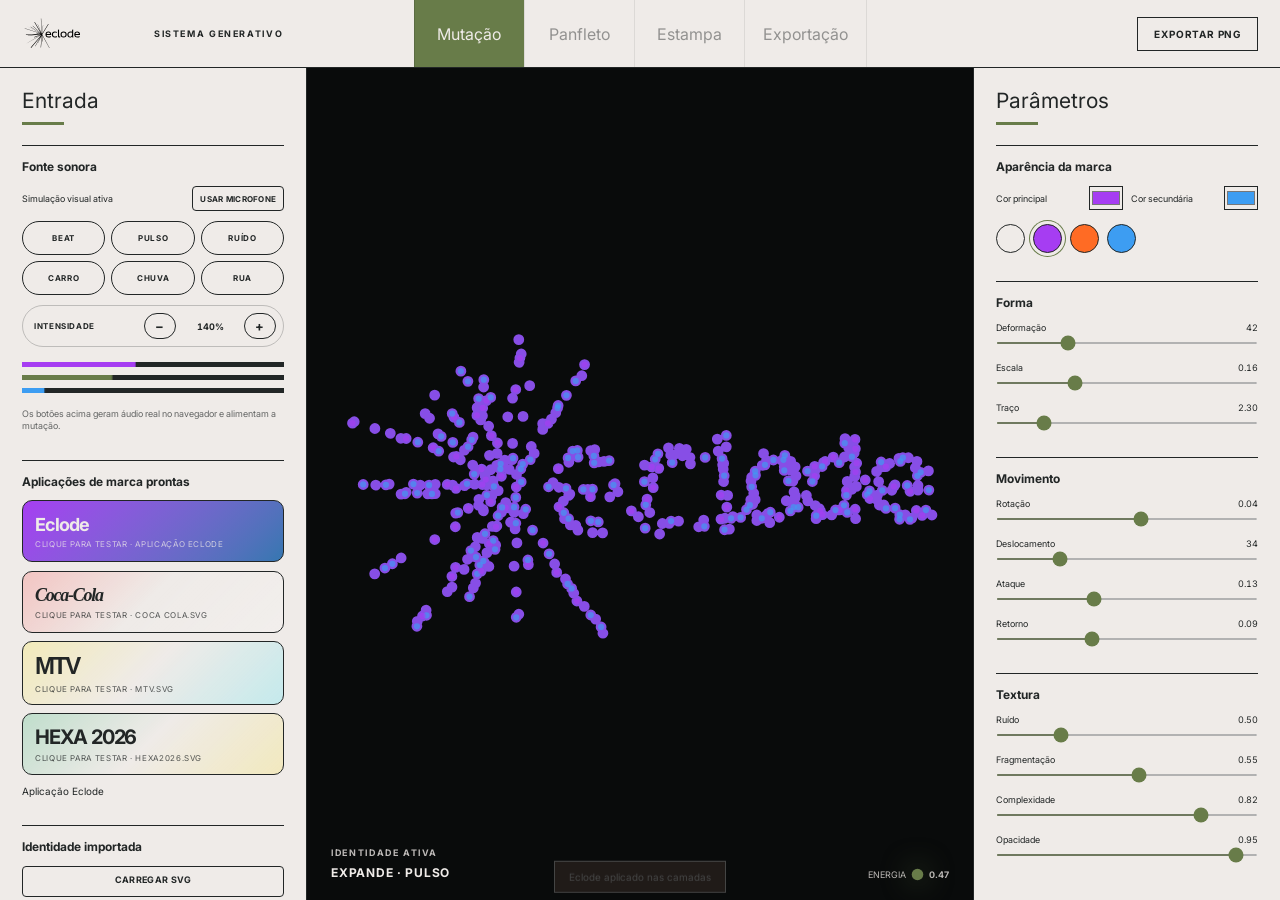
<file: index.html>
<!doctype html>
<html lang="pt-BR">
  <head>
    <meta charset="UTF-8" />
    <meta name="viewport" content="width=device-width, initial-scale=1.0" />
    <title>Eclode — Sistema Generativo</title>
    <meta http-equiv="refresh" content="0; url=./web/" />
    <link rel="canonical" href="./web/" />
    <style>
      body {
        min-height: 100vh;
        display: grid;
        place-items: center;
        margin: 0;
        font-family: Arial, sans-serif;
        color: #222626;
        background: #efebe8;
      }

      a {
        color: inherit;
        font-weight: 700;
      }
    </style>
  </head>
  <body>
    <p>Carregando o sistema generativo… <a href="./web/">abrir agora</a></p>
  </body>
</html>
</file>
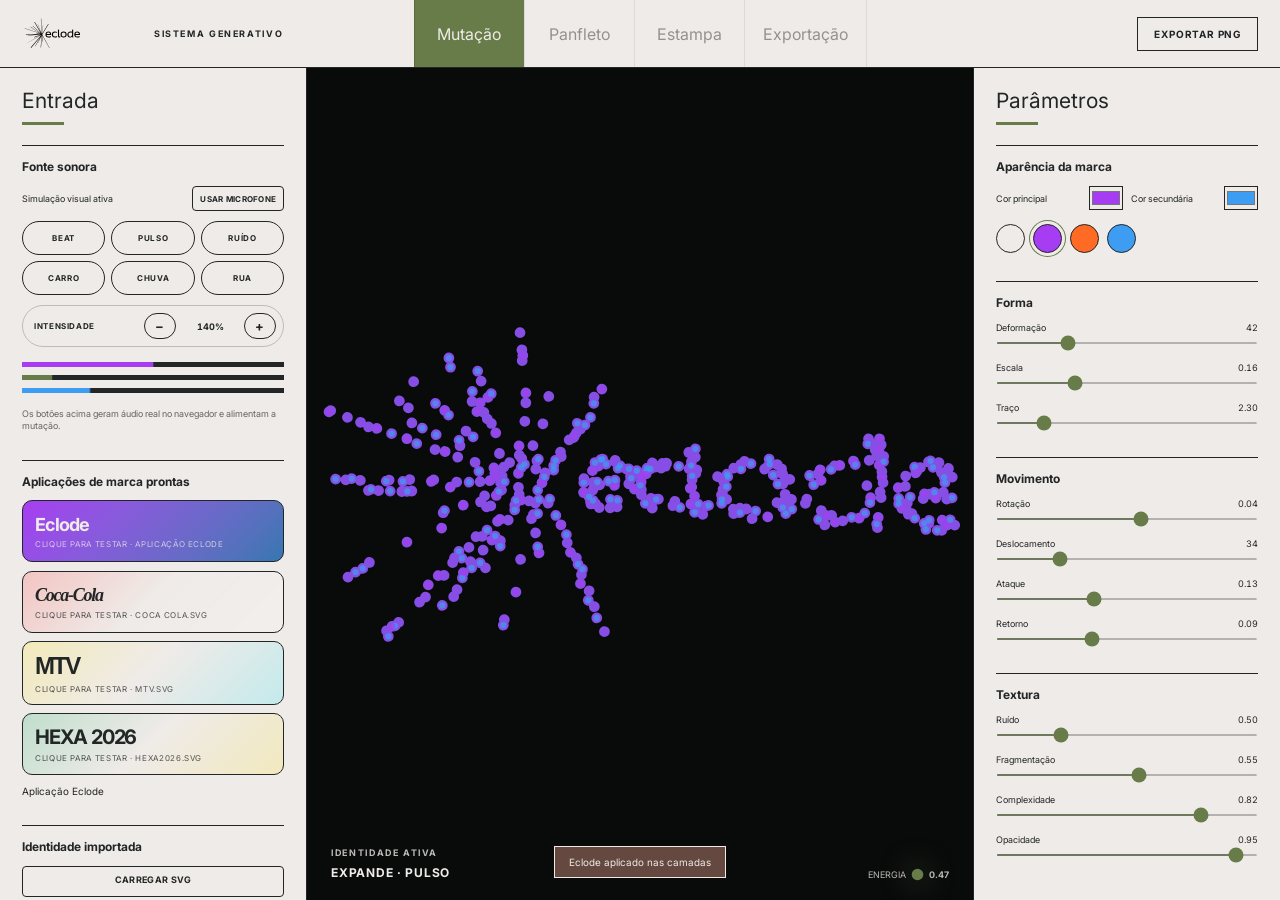
<file: web/index.html>
<!doctype html>
<html lang="pt-BR">
  <head>
    <meta charset="UTF-8" />
    <meta name="viewport" content="width=device-width, initial-scale=1.0" />
    <title>Eclode — Mutação</title>
    <link rel="stylesheet" href="./style.css" />
  </head>
  <body>
    <header class="topbar">
      <div class="brand-lockup">
        <img src="../data/eclode_header_logo.svg" alt="Eclode" />
        <span>SISTEMA GENERATIVO</span>
      </div>
      <nav class="tabs" aria-label="Áreas do aplicativo">
        <button class="tab active">Mutação</button>
        <button class="tab" disabled>Panfleto</button>
        <button class="tab" disabled>Estampa</button>
        <button class="tab" disabled>Exportação</button>
      </nav>
      <button id="exportPng" class="top-action">EXPORTAR PNG</button>
    </header>

    <main class="workspace">
      <aside class="panel panel-left">
        <section>
          <h1>Entrada</h1>
          <h2>Fonte sonora</h2>
          <div class="audio-status">
            <span id="audioStatus">Simulação visual ativa</span>
            <button id="micButton" class="mini-button">USAR MICROFONE</button>
          </div>
          <div id="soundPads" class="sound-pads" aria-label="Simulações de som">
            <button class="sound-pad" data-sound="beat">BEAT</button>
            <button class="sound-pad" data-sound="pulse">PULSO</button>
            <button class="sound-pad" data-sound="noise">RUÍDO</button>
            <button class="sound-pad" data-sound="car">CARRO</button>
            <button class="sound-pad" data-sound="rain">CHUVA</button>
            <button class="sound-pad" data-sound="street">RUA</button>
          </div>
          <div class="sound-intensity" aria-label="Intensidade do som">
            <span>INTENSIDADE</span>
            <button id="soundLess" class="mini-button" type="button">−</button>
            <output id="soundIntensityValue">100%</output>
            <button id="soundMore" class="mini-button" type="button">+</button>
          </div>
          <canvas id="audioMeter" width="260" height="42"></canvas>
          <p class="hint">Os botões acima geram áudio real no navegador e alimentam a mutação.</p>
        </section>

        <section>
          <h2>Aplicações de marca prontas</h2>
          <div id="brandApps" class="brand-grid"></div>
          <p id="brandName" class="file-name">eclode_header_logo.svg</p>
        </section>

        <section>
          <h2>Identidade importada</h2>
          <label class="button full">
            CARREGAR SVG
            <input id="svgInput" type="file" accept=".svg,image/svg+xml" hidden />
          </label>
          <label class="button full">
            CARREGAR PNG/JPG
            <input id="imageInput" type="file" accept="image/png,image/jpeg,image/webp" hidden />
          </label>
          <button id="systemToggle" class="button full active">SISTEMA LIGADO</button>
          <div class="button-grid two">
            <button class="button bg-button active" data-bg="dark">FUNDO PRETO</button>
            <button class="button bg-button" data-bg="light">FUNDO BRANCO</button>
          </div>
        </section>

        <section>
          <h1>Comportamento</h1>
          <button id="randomize" class="button full accent">GERAR VARIAÇÃO</button>
          <div class="button-grid two">
            <button id="reset" class="button">RESTAURAR</button>
            <button id="freeze" class="button">CONGELAR</button>
          </div>
        </section>

        <section>
          <h2>Densidade de pontos</h2>
          <div id="pointSliders" class="sliders"></div>
        </section>

        <section>
          <h2>Marca base</h2>
          <div id="baseModes" class="button-grid two"></div>
        </section>

        <section>
          <h2>Camadas generativas</h2>
          <div id="generativeModes" class="button-grid two"></div>
        </section>

        <section>
          <h2>Reação / deformação</h2>
          <div id="deformationModes" class="button-grid two"></div>
        </section>
      </aside>

      <section class="stage" aria-label="Prévia da mutação">
        <canvas id="mutationCanvas"></canvas>
        <div class="stage-hud">
          <div>
            <span class="eyebrow">IDENTIDADE ATIVA</span>
            <strong id="hudMode">ORIGINAL · SUTIL</strong>
          </div>
          <div class="energy">
            <span>ENERGIA</span>
            <i id="energyDot"></i>
            <b id="energyValue">0.00</b>
          </div>
        </div>
        <div id="dropHint" class="drop-hint">SOLTE UMA MARCA AQUI</div>
      </section>

      <aside class="panel panel-right">
        <section>
          <h1>Parâmetros</h1>
          <h2>Aparência da marca</h2>
          <div class="color-row">
            <label>Cor principal <input id="primaryColor" type="color" value="#a63df2" /></label>
            <label>Cor secundária <input id="secondaryColor" type="color" value="#3d9df2" /></label>
          </div>
          <div class="palette-row">
            <button class="swatch" data-palette="0" style="--swatch:#efebe8"></button>
            <button class="swatch active" data-palette="1" style="--swatch:#a63df2"></button>
            <button class="swatch" data-palette="2" style="--swatch:#ff6b24"></button>
            <button class="swatch" data-palette="3" style="--swatch:#3d9df2"></button>
          </div>
        </section>

        <section>
          <h2>Forma</h2>
          <div id="shapeSliders" class="sliders"></div>
        </section>

        <section>
          <h2>Movimento</h2>
          <div id="motionSliders" class="sliders"></div>
        </section>

        <section>
          <h2>Textura</h2>
          <div id="textureSliders" class="sliders"></div>
        </section>
      </aside>
    </main>

    <div id="toast" role="status"></div>
    <script type="module" src="./app.js"></script>
  </body>
</html>
</file>
<file: web/style.css>
@font-face {
  font-family: Inter;
  src: url("../data/Inter_18pt-Regular.ttf") format("truetype");
  font-weight: 400;
}

@font-face {
  font-family: Inter;
  src: url("../data/Inter_18pt-Bold.ttf") format("truetype");
  font-weight: 700;
}

:root {
  color-scheme: dark;
  --paper: #efebe8;
  --ink: #222626;
  --green: #687c49;
  --brown: #654940;
  --line: rgba(239, 235, 232, 0.24);
  --panel-width: min(310px, 24vw);
}

* {
  box-sizing: border-box;
}

html,
body {
  width: 100%;
  height: 100%;
  margin: 0;
  overflow: hidden;
  font-family: Inter, Arial, sans-serif;
  background: var(--ink);
}

button,
input {
  font: inherit;
}

button {
  color: inherit;
}

.topbar {
  height: 68px;
  display: grid;
  grid-template-columns: 1fr auto 1fr;
  align-items: center;
  gap: 20px;
  padding: 0 22px;
  color: var(--ink);
  background: var(--paper);
  border-bottom: 1px solid var(--ink);
  position: relative;
  z-index: 5;
}

.brand-lockup {
  display: flex;
  align-items: center;
  gap: 14px;
}

.brand-lockup img {
  width: 118px;
  max-height: 33px;
  object-fit: contain;
  object-position: left center;
  filter: brightness(0) saturate(100%);
}

.brand-lockup span,
.eyebrow {
  font-size: 9px;
  letter-spacing: 0.18em;
  font-weight: 700;
}

.tabs {
  display: flex;
  height: 100%;
}

.tab {
  min-width: 110px;
  padding: 0 18px;
  border: 0;
  border-left: 1px solid rgba(34, 38, 38, 0.2);
  background: transparent;
  color: var(--ink);
  cursor: pointer;
}

.tab:last-child {
  border-right: 1px solid rgba(34, 38, 38, 0.2);
}

.tab.active {
  color: var(--paper);
  background: var(--green);
}

.tab:disabled {
  opacity: 0.45;
  cursor: not-allowed;
}

.top-action {
  justify-self: end;
  height: 34px;
  padding: 0 16px;
  border: 1px solid var(--ink);
  background: transparent;
  color: var(--ink);
  font-size: 10px;
  font-weight: 700;
  letter-spacing: 0.08em;
  cursor: pointer;
}

.workspace {
  height: calc(100% - 68px);
  display: grid;
  grid-template-columns: var(--panel-width) 1fr var(--panel-width);
}

.panel {
  position: relative;
  z-index: 3;
  padding: 20px 22px 60px;
  overflow-y: auto;
  color: var(--ink);
  background: var(--paper);
  scrollbar-width: thin;
  scrollbar-color: var(--green) transparent;
}

.panel-left {
  border-right: 1px solid var(--ink);
}

.panel-right {
  border-left: 1px solid var(--ink);
}

.panel section {
  margin-bottom: 28px;
}

h1 {
  margin: 0 0 20px;
  font-size: 21px;
  font-weight: 400;
}

h1::after {
  content: "";
  display: block;
  width: 42px;
  height: 3px;
  margin-top: 9px;
  background: var(--green);
}

h2 {
  margin: 0 0 12px;
  padding-top: 13px;
  border-top: 1px solid var(--ink);
  font-size: 12px;
  font-weight: 700;
}

.button,
.mini-button {
  min-height: 31px;
  padding: 7px 9px;
  border: 1px solid var(--ink);
  border-radius: 4px;
  color: var(--ink);
  background: transparent;
  font-size: 9px;
  font-weight: 700;
  letter-spacing: 0.035em;
  text-align: center;
  cursor: pointer;
  transition: 120ms ease;
}

.button:hover,
.mini-button:hover,
.top-action:hover {
  color: var(--paper);
  background: var(--brown);
}

.button.active,
.button.accent,
.mini-button.active {
  color: var(--paper);
  background: var(--green);
}

.button.full {
  width: 100%;
  display: block;
  margin-bottom: 8px;
}

.button-grid {
  display: grid;
  gap: 7px;
}

.button-grid.two {
  grid-template-columns: repeat(2, minmax(0, 1fr));
}

.button-grid .button:last-child:nth-child(odd) {
  grid-column: 1 / -1;
}

.file-name {
  margin: 10px 0 0;
  font-size: 10px;
  white-space: nowrap;
  overflow: hidden;
  text-overflow: ellipsis;
}

.audio-status {
  display: flex;
  align-items: center;
  justify-content: space-between;
  gap: 8px;
  margin-bottom: 10px;
  font-size: 9px;
}

.mini-button {
  min-height: 25px;
  flex: 0 0 auto;
  padding: 5px 7px;
  font-size: 8px;
}

#audioMeter {
  width: 100%;
  height: 42px;
  display: block;
}

.sound-pads {
  display: grid;
  grid-template-columns: repeat(3, minmax(0, 1fr));
  gap: 6px;
  margin: 9px 0 10px;
}

.sound-pad {
  min-height: 34px;
  border: 1px solid var(--ink);
  border-radius: 999px;
  color: var(--ink);
  background: transparent;
  font-size: 8px;
  font-weight: 700;
  letter-spacing: 0.08em;
  cursor: pointer;
}

.sound-pad:hover,
.sound-pad.active {
  color: var(--paper);
  background: var(--green);
}

.sound-intensity {
  display: grid;
  grid-template-columns: 1fr 32px 54px 32px;
  align-items: center;
  gap: 7px;
  margin: 3px 0 11px;
  padding: 7px;
  border: 1px solid rgba(34, 38, 38, 0.24);
  border-radius: 999px;
}

.sound-intensity span {
  padding-left: 4px;
  font-size: 8px;
  font-weight: 700;
  letter-spacing: 0.08em;
}

.sound-intensity .mini-button {
  min-height: 26px;
  padding: 0;
  border-radius: 999px;
  font-size: 13px;
}

#soundIntensityValue {
  font-size: 9px;
  font-weight: 700;
  text-align: center;
  font-variant-numeric: tabular-nums;
}

.hint {
  margin: 8px 0 0;
  color: rgba(34, 38, 38, 0.68);
  font-size: 9px;
  line-height: 1.35;
}

.brand-grid {
  display: grid;
  gap: 8px;
}

.brand-card {
  min-height: 62px;
  display: grid;
  grid-template-columns: 1fr;
  align-content: center;
  gap: 4px;
  padding: 10px 12px;
  border: 1px solid var(--ink);
  border-radius: 10px;
  color: var(--ink);
  background:
    linear-gradient(135deg, color-mix(in srgb, var(--brand-a) 20%, transparent), transparent 48%),
    linear-gradient(315deg, color-mix(in srgb, var(--brand-b) 18%, transparent), transparent 52%),
    transparent;
  text-align: left;
  cursor: pointer;
  transition: 140ms ease;
}

.brand-card:hover,
.brand-card.active {
  color: var(--paper);
  background:
    linear-gradient(135deg, var(--brand-a), color-mix(in srgb, var(--brand-b) 68%, #222626));
  transform: translateY(-1px);
}

.brand-logo {
  display: block;
  font-size: 18px;
  font-weight: 700;
  letter-spacing: -0.04em;
}

.brand-card[data-brand="cocacola"] .brand-logo {
  font-family: Georgia, serif;
  font-style: italic;
  letter-spacing: -0.07em;
}

.brand-card[data-brand="mtv"] .brand-logo {
  font-family: Impact, "Arial Black", sans-serif;
  font-size: 24px;
  letter-spacing: -0.09em;
}

.brand-card[data-brand="hexa2026"] .brand-logo {
  font-size: 20px;
  letter-spacing: -0.06em;
  text-transform: uppercase;
}

.brand-card small {
  font-size: 8px;
  letter-spacing: 0.08em;
  text-transform: uppercase;
  opacity: 0.76;
}

.stage {
  min-width: 0;
  position: relative;
  overflow: hidden;
  background: #090b0b;
}

#mutationCanvas {
  width: 100%;
  height: 100%;
  display: block;
}

.stage-hud {
  position: absolute;
  left: 24px;
  right: 24px;
  bottom: 20px;
  display: flex;
  align-items: end;
  justify-content: space-between;
  color: rgba(239, 235, 232, 0.78);
  pointer-events: none;
}

.stage-hud strong {
  display: block;
  margin-top: 5px;
  color: var(--paper);
  font-size: 12px;
  letter-spacing: 0.06em;
}

.energy {
  display: flex;
  align-items: center;
  gap: 8px;
  font-size: 9px;
}

.energy i {
  width: 7px;
  height: 7px;
  border-radius: 50%;
  background: var(--green);
  box-shadow: 0 0 18px var(--green);
}

.drop-hint {
  position: absolute;
  inset: 24px;
  display: grid;
  place-items: center;
  border: 1px dashed rgba(239, 235, 232, 0.38);
  color: var(--paper);
  background: rgba(104, 124, 73, 0.18);
  font-size: 12px;
  letter-spacing: 0.12em;
  opacity: 0;
  pointer-events: none;
  transition: opacity 120ms ease;
}

.stage.dragging .drop-hint {
  opacity: 1;
}

.color-row {
  display: grid;
  grid-template-columns: 1fr 1fr;
  gap: 8px;
}

.color-row label {
  display: flex;
  align-items: center;
  justify-content: space-between;
  gap: 8px;
  font-size: 9px;
}

input[type="color"] {
  width: 34px;
  height: 24px;
  padding: 0;
  border: 1px solid var(--ink);
  background: transparent;
  cursor: pointer;
}

.palette-row {
  display: flex;
  gap: 8px;
  margin-top: 14px;
}

.swatch {
  width: 29px;
  height: 29px;
  border: 1px solid var(--ink);
  border-radius: 50%;
  background: var(--swatch);
  cursor: pointer;
}

.swatch.active {
  box-shadow: 0 0 0 3px var(--paper), 0 0 0 4px var(--green);
}

.sliders {
  display: grid;
  gap: 13px;
}

.slider-control {
  display: grid;
  grid-template-columns: 1fr auto;
  align-items: center;
  gap: 4px 10px;
}

.slider-control label,
.slider-control output {
  font-size: 9px;
}

.slider-control output {
  font-variant-numeric: tabular-nums;
}

.slider-control input {
  grid-column: 1 / -1;
  width: 100%;
  height: 2px;
  margin: 5px 0;
  accent-color: var(--green);
  cursor: pointer;
}

#toast {
  position: fixed;
  left: 50%;
  bottom: 22px;
  z-index: 20;
  padding: 9px 14px;
  color: var(--paper);
  background: var(--brown);
  border: 1px solid var(--paper);
  font-size: 10px;
  transform: translate(-50%, 20px);
  opacity: 0;
  pointer-events: none;
  transition: 180ms ease;
}

#toast.visible {
  transform: translate(-50%, 0);
  opacity: 1;
}

@media (max-width: 1050px) {
  :root {
    --panel-width: 260px;
  }

  .brand-lockup span {
    display: none;
  }

  .tab {
    min-width: 86px;
  }
}

@media (max-width: 800px) {
  body {
    overflow: auto;
  }

  .topbar {
    position: sticky;
    top: 0;
    grid-template-columns: 1fr auto;
  }

  .tabs {
    display: none;
  }

  .workspace {
    height: auto;
    min-height: calc(100vh - 68px);
    grid-template-columns: 1fr;
  }

  .stage {
    min-height: 58vh;
    grid-row: 1;
  }

  .panel {
    overflow: visible;
    border: 0;
  }
}
</file>
